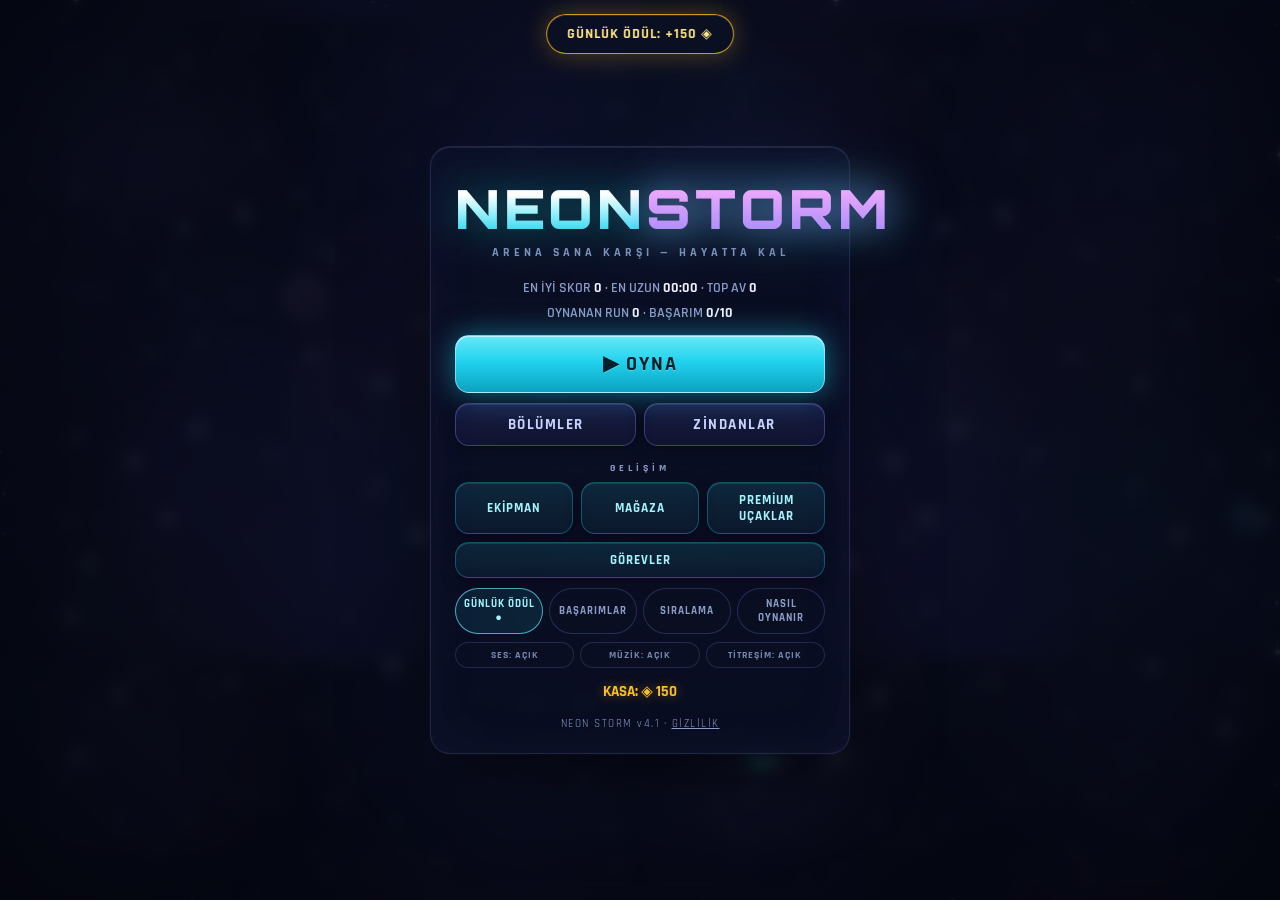
<file: index.html>
<!DOCTYPE html>
<html lang="tr">
<head>
<meta charset="UTF-8">
<meta name="viewport" content="width=device-width, initial-scale=1.0, maximum-scale=1.0, user-scalable=no, viewport-fit=cover">
<meta name="apple-mobile-web-app-capable" content="yes">
<meta name="mobile-web-app-capable" content="yes">
<meta name="theme-color" content="#05060e">
<meta name="description" content="NEON STORM — neon temalı bullet-heaven survivor oyunu. Hayatta kal, seviye atla, fırtınayı yönet.">
<title>NEON STORM — Neon Survivor Arena</title>
<link rel="icon" href="data:image/svg+xml,%3Csvg xmlns='http://www.w3.org/2000/svg' viewBox='0 0 32 32'%3E%3Cpolygon points='16,3 29,28 3,28' fill='%2322d3ee'/%3E%3C/svg%3E">
<link rel="preconnect" href="https://fonts.googleapis.com">
<link rel="preconnect" href="https://fonts.gstatic.com" crossorigin>
<link href="https://fonts.googleapis.com/css2?family=Orbitron:wght@500;700;900&family=Rajdhani:wght@500;600;700&display=swap" rel="stylesheet">
<link rel="stylesheet" href="css/style.css?v=4.1.1">
</head>
<body>
<div id="vignette"></div>
<canvas id="game"></canvas>
<div id="joystick"><div id="joy-base"></div><div id="joy-knob"></div></div>

<!-- ============ HUD ============ -->
<div id="hud" class="hidden">
  <div id="hud-top">
    <div id="hp-wrap"><div id="hp-bar"></div><span id="hp-text">100/100</span></div>
    <div id="timer">00:00</div>
    <div id="hud-right">
      <div id="kills">AV 0</div>
      <div id="coins-hud">◈ 0</div>
      <button id="btn-pause" aria-label="Duraklat">II</button>
    </div>
  </div>
  <!-- v4.0: KUŞANILMIŞ EKİPMAN ŞERİDİ — giyilen parçalar oyun içinde üstte görünür (kullanıcı emri) -->
  <div id="hud-gear"></div>
  <div id="xp-wrap"><div id="xp-bar"></div></div>
  <div id="lvl-badge">SVY 1</div>
  <div id="combo"></div>
  <div id="boss-banner" class="hidden">BOSS YAKLAŞIYOR — ÖDÜL YOLDA!</div>
  <div id="evo-chip" class="hidden">EVRİME HAZİR — EVRİM KARTI GARANTİLİ</div>
  <div id="fps" class="hidden">FPS 60</div>
</div>

<!-- ============ ANA MENÜ ============ -->
<div id="menu" class="overlay hidden"><div class="panel menu-panel">
  <div class="logo">NEON<span>STORM</span></div>
  <div class="tagline">ARENA SANA KARŞI — HAYATTA KAL</div>
  <div class="menu-stats" id="menu-stats"></div>
  <button class="btn primary big" id="btn-play">▶ OYNA</button>
  <div class="btn-row">
    <button class="btn wide" id="btn-map">BÖLÜMLER</button>
    <button class="btn wide" id="btn-dungeons">ZİNDANLAR</button>
  </div>
  <div class="menu-sec">GELİŞİM</div>
  <div class="btn-row">
    <button class="btn mid" id="btn-equip">EKİPMAN</button>
    <button class="btn mid" id="btn-shop">MAĞAZA</button>
    <button class="btn mid" id="btn-planes">PREMİUM UÇAKLAR</button>
  </div>
  <div class="btn-row">
    <button class="btn mid" id="btn-quests">GÖREVLER</button>
  </div>
  <div class="chip-row">
    <button class="chip" id="btn-daily">GÜNLÜK ÖDÜL</button>
    <button class="chip" id="btn-ach">BAŞARIMLAR</button>
    <button class="chip" id="btn-board">SIRALAMA</button>
    <button class="chip" id="btn-how">NASIL OYNANIR</button>
  </div>
  <div class="set-row">
    <button class="chip tiny" id="tg-sfx">SES: AÇIK</button>
    <button class="chip tiny" id="tg-music">MÜZİK: AÇIK</button>
    <button class="chip tiny" id="tg-hap">TİTREŞİM: AÇIK</button>
  </div>
  <div class="coins-line">KASA: ◈ <span id="menu-coins">0</span></div>
  <div class="footer">NEON STORM v4.1 · <a href="privacy.html">GİZLİLİK</a></div>
</div></div>

<!-- ============ EKİPMAN — SANDIK ÇAĞI (v4.1 TAM-EKRAN: yuva kısmı ekranı kaplar — kullanıcı emri) ============ -->
<div id="equip" class="overlay hidden"><div class="panel wide full">
  <div class="fs-head">
    <h2>EKİPMAN — 6 YUVA</h2>
    <div class="coins-line">ALTIN: ⬡ <span id="eq-gold">0</span> · ANAHTAR: 🔑 <span id="eq-keys">0</span> · SANDIK: 📦 <span id="eq-chests">0</span></div>
  </div>
  <div class="fs-body">
    <h3 class="fs-sub">SANDIKLAR</h3>
    <div id="eq-chest-box"></div>
    <h3 class="fs-sub">YUVALAR</h3>
    <div id="eq-slots"></div>
    <h3 class="fs-sub">ENVANTER</h3>
    <div id="eq-inv"></div>
    <div class="muted" id="eq-total" style="margin:8px 0; color:#a9b8d4"></div>
    <div class="muted" id="eq-set" style="display:none;margin:4px 0 8px;color:#a5b4fc"></div>
  </div>
  <div class="fs-foot">
    <button class="btn" id="btn-equip-back">GERİ</button>
  </div>
</div></div>

<!-- ============ PREMİUM UÇAKLAR ============ -->
<div id="planes" class="overlay hidden"><div class="panel wide">
  <h2>PREMİUM UÇAKLAR</h2>
  <div class="coins-line">KASA: ◈ <span id="pl-coins">0</span></div>
  <div id="pl-list"></div>
  <button class="btn" id="btn-planes-back">GERİ</button>
</div></div>

<!-- ============ BÖLÜMLER ============ -->
<div id="map" class="overlay hidden"><div class="panel wide">
  <h2>BÖLÜM HARİTASI — 12 BÖLÜM</h2>
  <div id="map-list"></div>
  <button class="btn" id="btn-map-back">GERİ</button>
</div></div>

<!-- ============ ZİNDANLAR ============ -->
<div id="dungeons" class="overlay hidden"><div class="panel wide">
  <h2>GÜNLÜK ZİNDANLAR</h2>
  <div id="dn-list"></div>
  <button class="btn" id="btn-dungeons-back">GERİ</button>
</div></div>

<!-- ============ YILDIZ YOLU SİLİNDİ (v4.0) ============ -->
<!-- ============ MAĞAZA (v4.1 TAM-EKRAN — kullanıcı emri: market de aynı şekilde) ============ -->
<div id="shop" class="overlay hidden"><div class="panel wide full">
  <div class="fs-head">
    <h2>MAĞAZA</h2>
    <div class="coins-line big">ALTIN: ⬡ <span id="shop-gold">0</span> · ANAHTAR: 🔑 <span id="shop-keys">0</span></div>
  </div>
  <div class="fs-body">
    <h3 class="shop-sub">ANAHTAR — SANDIK AÇMA ARACI (⬡ ALTINLA)</h3>
    <div id="shop-keys-box"></div>
    <h3 class="shop-sub">PAKETLER (GERÇEK PARA · SİMÜLASYON)</h3>
    <div id="shop-bundles"></div>
    <div class="shop-info-card">
      <b>SANDIK EKONOMİSİ</b><br>
      Sandıklar bölümlerin İLK temizlik ödülüdür — her sandıkta 1 ekipman çıkar.<br>
      🔑 Anahtarın 3 yolu: ANAHTAR ZİNDANI (günlük 2 giriş) · bu mağazadan ⬡ altınla · reklam (BEDAVA 3/gün).<br>
      Giyilen ekipmanlar oyun içinde ekranın üstünde görünür.
    </div>
    <div class="shop-info-card" id="shop-rarity-card"></div>
  </div>
  <div class="fs-foot">
    <button class="btn" id="btn-shop-back">GERİ</button>
  </div>
</div></div>

<!-- ============ BAŞARIMLAR ============ -->
<div id="ach" class="overlay hidden"><div class="panel wide">
  <h2>BAŞARIMLAR</h2>
  <div id="ach-list"></div>
  <button class="btn" id="btn-ach-back">GERİ</button>
</div></div>

<!-- ============ NASIL OYNANIR ============ -->
<div id="how" class="overlay hidden"><div class="panel wide">
  <h2>NASIL OYNANIR?</h2>
  <div class="how-body">
    <p><b>Hareket:</b> WASD / ok tuşları — mobilde ekrana basıp sürükle (sanal joystick).</p>
    <p><b>Ateş:</b> Silahlar en yakın düşmana <b>otomatik</b> ateş eder. Sen sadece hayatta kal.</p>
    <p><b>Seviye:</b> Düşmanlar neon kristal düşürür. Topla, seviye atla, 3 karttan bir yükseltme seç.</p>
    <p><b>Evrim:</b> Bir silahı 5. seviyeye getir + eşleşen pasifi al → efsanevi evrim kartı çıkar.</p>
    <p><b>Boss:</b> Her 90 saniyede dev düşman gelir. Altından kalkabilirsen büyük ödül.</p>
    <p><b>Meta:</b> Ekipman yalnız SANDIKTAN çıkar — sandık bölüm ilk temizlik ödülüdür. Anahtar: zindan veya mağaza (⬡400). Güç tek yoldur: topla, kuşan, derinleş.</p>
    <p><b>Kısayol:</b> P veya ESC = duraklat.</p>
  </div>
  <button class="btn" id="btn-how-back">GERİ</button>
</div></div>

<!-- ============ GÖREVLER ============ -->
<div id="quests" class="overlay hidden"><div class="panel wide">
  <h2>GÖREVLER</h2>
  <div class="coins-line big">KASA: ◈ <span id="quest-coins">0</span></div>
  <div id="quest-list"></div>
  <button class="btn" id="btn-quests-back">GERİ</button>
</div></div>

<!-- ============ GÜNLÜK ÖDÜL ============ -->
<div id="daily" class="overlay hidden"><div class="panel">
  <h2>GÜNLÜK GİRİŞ ÖDÜLÜ</h2>
  <div class="coins-line" id="daily-streak"></div>
  <div id="daily-grid"></div>
  <button class="btn primary" id="btn-daily-claim">ÖDÜLÜ AL</button>
  <button class="btn" id="btn-daily-back">GERİ</button>
</div></div>

<!-- ============ SIRALAMA ============ -->
<div id="board" class="overlay hidden"><div class="panel wide">
  <h2>SIRALAMA — EN İYİ 10</h2>
  <div id="board-list"></div>
  <button class="btn" id="btn-board-back">GERİ</button>
</div></div>

<!-- ============ SEVİYE KARTI ============ -->
<div id="levelup" class="overlay hidden"><div class="panel lu-panel">
  <h2>SEVİYE ATLADIN</h2>
  <p class="lu-sub">Bir yükseltme seç</p>
  <div id="lu-cards"></div>
  <button class="btn small" id="btn-reroll">YENİDEN ÇEK (1)</button>
</div></div>

<!-- ============ DURAKLAT ============ -->
<div id="pause" class="overlay hidden"><div class="panel">
  <h2>DURAKLATILDI</h2>
  <div id="pause-stats" class="pause-stats"></div>
  <button class="btn primary" id="btn-resume">DEVAM ET</button>
  <div class="btn-row">
    <button class="btn small" id="tg-sfx2">SES: AÇIK</button>
    <button class="btn small" id="tg-music2">MÜZİK: AÇIK</button>
    <button class="btn small" id="tg-hap2">TİTREŞİM: AÇIK</button>
  </div>
  <button class="btn danger" id="btn-quit">ANA MENÜ (İLERLEME KAYBOLUR)</button>
</div></div>

<!-- ============ OYUN SONU ============ -->
<div id="gameover" class="overlay hidden"><div class="panel">
  <h2 id="go-title">SİSTEM ÇÖKTÜ</h2>
  <div id="go-newbest" class="newbest hidden">YENİ REKOR</div>
  <div id="go-nearmiss" class="go-nearmiss hidden"></div>
  <div id="go-stats" class="go-stats"></div>
  <div id="go-timeline" class="go-timeline hidden"></div>
  <div id="go-bestprog" class="go-bestprog hidden"></div>
  <button class="btn primary" id="btn-retry">TEKRAR OYNA</button>
  <button class="btn" id="btn-x2">COINLERİ x2 (REKLAM · SİMÜLASYON)</button>
  <button class="btn" id="btn-revive">DIRIL VE DEVAM ET (REKLAM · SİMÜLASYON)</button>
  <button class="btn small" id="btn-adcrate" style="display:none">BEDAVA ANAHTAR İZLE — SANDIK AÇ (3/3)</button>
  <button class="btn small" id="btn-go-menu">ANA MENÜ</button>
</div></div>

<!-- ============ REKLAM ÖDÜLÜ SEÇİMİ (v2.7) ============ -->
<div id="reward-choice" class="overlay hidden"><div class="panel">
  <h2>REKLAM ÖDÜLÜ — BİRİNİ SEÇ</h2>
  <div class="reward-cards">
    <button class="btn reward-card" data-x2="coin"><b>◈ COIN x2</b><span id="rc-coin-note">Koşudaki tüm coinler 2 katı</span></button>
    <button class="btn reward-card" data-x2="gold"><b id="rc-gold-note">⬡ ALTIN</b><span>Anahtar hattında değerli</span></button>
    <button class="btn reward-card" data-x2="key"><b id="rc-key-note">🔑 ANAHTAR</b><span>Sandığı açar — ekipman tek yol</span></button>
  </div>
  <button class="btn" id="btn-x2-cancel" style="margin-top:12px">VAZGEÇ</button>
</div></div>

<!-- ============ SAHTE SATIN ALMA (v2.7 · gerçek SDK bağlantı noktası buyBundle) ============ -->
<div id="pay-overlay" class="overlay hidden"><div class="panel ad-panel">
  <h2>SATIN ALMA (SİMÜLASYON)</h2>
  <div class="ad-box">GEREKÇE: App Store IAP · gerçek SDK bağlantı noktası hazır</div>
  <div id="pay-count">3</div>
</div></div>

<!-- ============ SAHTE REKLAM ============ -->
<div id="ad-overlay" class="overlay hidden"><div class="panel ad-panel">
  <h2>REKLAM (SİMÜLASYON)</h2>
  <div class="ad-box">GEREKÇE: rewarded video · 3 saniye</div>
  <div id="ad-count">3</div>
</div></div>

<!-- ============ EĞİTİM ============ -->
<div id="tutorial" class="overlay hidden"><div class="panel">
  <h2>HAREKETE GEÇ</h2>
  <div class="how-body">
    <p>WASD / ok tuşları ile hareket et — mobilde bas ve sürükle.</p>
    <p>Silahlar otomatik ateşler. Neon kristalleri topla ve seviye atla.</p>
    <p>Her seviyede 3 karttan birini seç. 90 saniyede bir boss gelir.</p>
    <p>Bölümü ilk kez temizleyince SANDIK düşer — anahtarla aç, ekipmanı kuşan.</p>
    <p>Amaç basit: <b>HAYATTA KAL.</b></p>
  </div>
  <button class="btn primary" id="btn-tut-ok">ANLADIM</button>
</div></div>

<div id="toasts"></div>
<div id="err" class="hidden"></div>

<script src="js/audio.js?v=4.1.1"></script>
<script src="js/core.js?v=4.1.1"></script>
<script src="js/quests.js?v=4.1.1"></script>
<script src="js/experiments.js?v=4.1.1"></script>
<script src="js/analytics.js?v=4.1.1"></script>
<script src="js/board.js?v=4.1.1"></script>
<script src="js/meta_data.js?v=4.1.1"></script>
<script src="js/meta.js?v=4.1.1"></script>
<script src="js/engine.js?v=4.1.1"></script>
<script src="js/art.js?v=4.1.1"></script>
<script src="js/backdrop.js?v=4.1.1"></script>
<script src="js/game.js?v=4.1.1"></script>
<script src="js/ui.js?v=4.1.1"></script>
</body>
</html>
</file>
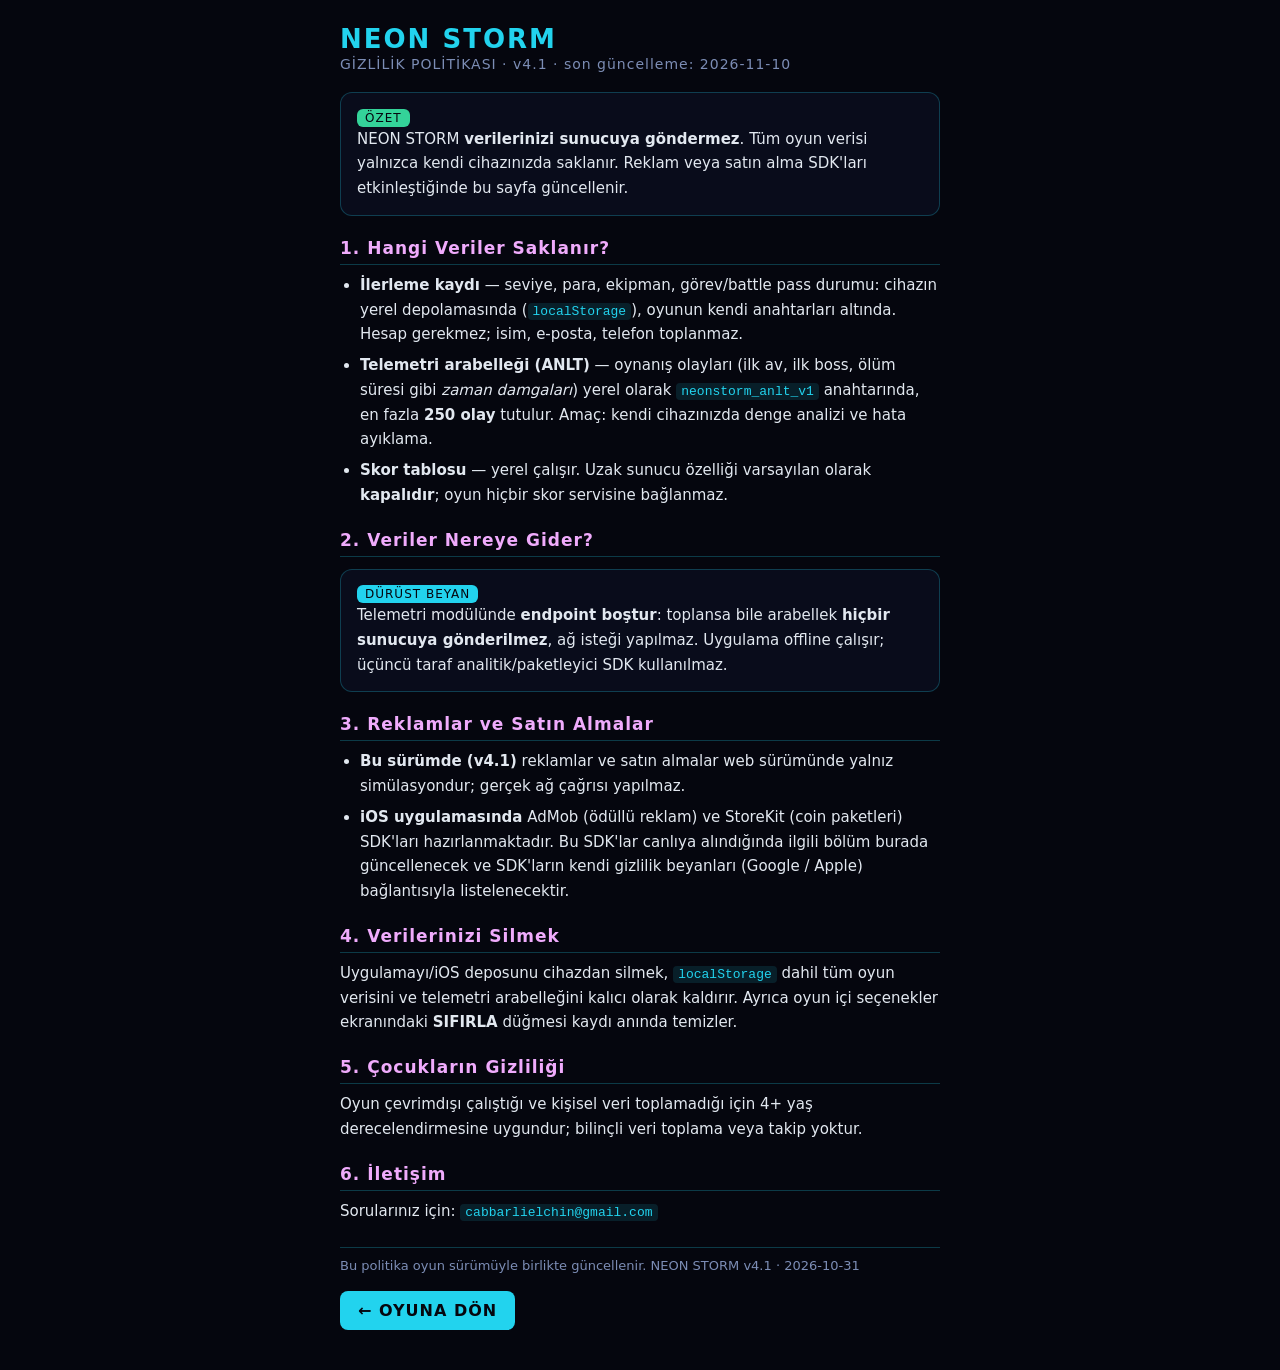
<file: privacy.html>
<!DOCTYPE html>
<html lang="tr">
<head>
<meta charset="UTF-8">
<meta name="viewport" content="width=device-width, initial-scale=1.0, viewport-fit=cover">
<title>NEON STORM — Gizlilik Politikası</title>
<style>
:root{
  --bg:#05060e; --bg2:#0a0d1d;
  --cyan:#22d3ee; --mag:#f0abfc; --gold:#fbbf24; --green:#34d399;
  --ink:#e2e8f0; --dim:#7c8db5;
  --panel:rgba(10,14,29,.92);
  --line:rgba(34,211,238,.25);
}
*{margin:0;padding:0;box-sizing:border-box}
html,body{min-height:100%;background:var(--bg);
  font-family:'Rajdhani','Segoe UI',system-ui,sans-serif;color:var(--ink);
  -webkit-text-size-adjust:100%}
.wrap{max-width:640px;margin:0 auto;padding:24px 20px calc(40px + env(safe-area-inset-bottom))}
h1{color:var(--cyan);font-size:26px;letter-spacing:2px;margin-bottom:2px}
.sub{color:var(--dim);font-size:14px;letter-spacing:1px;margin-bottom:20px}
h2{color:var(--mag);font-size:17px;letter-spacing:1px;margin:22px 0 8px;
  border-bottom:1px solid var(--line);padding-bottom:6px}
p,li{font-size:15px;line-height:1.65;color:var(--ink)}
ul{padding-left:20px;margin:6px 0}
li{margin-bottom:6px}
.card{background:var(--panel);border:1px solid var(--line);border-radius:12px;
  padding:14px 16px;margin:12px 0}
.tag{display:inline-block;font-size:12px;letter-spacing:1px;color:var(--bg);
  background:var(--green);border-radius:6px;padding:2px 8px;margin-right:6px;vertical-align:middle}
.tag.cyan{background:var(--cyan)}
.tag.gold{background:var(--gold)}
code{background:rgba(34,211,238,.12);color:var(--cyan);border-radius:4px;
  padding:1px 5px;font-size:13px}
a{color:var(--cyan)}
.upd{color:var(--dim);font-size:13px;margin-top:24px;border-top:1px solid var(--line);padding-top:10px}
.home{display:inline-block;margin-top:18px;color:var(--bg);background:var(--cyan);
  text-decoration:none;font-weight:700;letter-spacing:1px;border-radius:8px;padding:10px 18px}
</style>
</head>
<body>
<div class="wrap">
  <h1>NEON STORM</h1>
  <div class="sub">GİZLİLİK POLİTİKASI · v4.1 · son güncelleme: 2026-11-10</div>

  <div class="card"><span class="tag">ÖZET</span>
    <p>NEON STORM <b>verilerinizi sunucuya göndermez</b>. Tüm oyun verisi yalnızca kendi
    cihazınızda saklanır. Reklam veya satın alma SDK'ları etkinleştiğinde bu sayfa güncellenir.</p>
  </div>

  <h2>1. Hangi Veriler Saklanır?</h2>
  <ul>
    <li><b>İlerleme kaydı</b> — seviye, para, ekipman, görev/battle pass durumu:
      cihazın yerel depolamasında (<code>localStorage</code>), oyunun kendi anahtarları altında.
      Hesap gerekmez; isim, e-posta, telefon toplanmaz.</li>
    <li><b>Telemetri arabelleği (ANLT)</b> — oynanış olayları (ilk av, ilk boss, ölüm süresi gibi
      <i>zaman damgaları</i>) yerel olarak <code>neonstorm_anlt_v1</code> anahtarında, en fazla
      <b>250 olay</b> tutulur. Amaç: kendi cihazınızda denge analizi ve hata ayıklama.</li>
    <li><b>Skor tablosu</b> — yerel çalışır. Uzak sunucu özelliği varsayılan olarak
      <b>kapalıdır</b>; oyun hiçbir skor servisine bağlanmaz.</li>
  </ul>

  <h2>2. Veriler Nereye Gider?</h2>
  <div class="card"><span class="tag cyan">DÜRÜST BEYAN</span>
    <p>Telemetri modülünde <b>endpoint boştur</b>: toplansa bile arabellek
    <b>hiçbir sunucuya gönderilmez</b>, ağ isteği yapılmaz. Uygulama offline çalışır;
    üçüncü taraf analitik/paketleyici SDK kullanılmaz.</p>
  </div>

  <h2>3. Reklamlar ve Satın Almalar</h2>
  <ul>
    <li><b>Bu sürümde (v4.1)</b> reklamlar ve satın almalar web sürümünde yalnız simülasyondur;
    gerçek ağ çağrısı yapılmaz.</li>
    <li><b>iOS uygulamasında</b> AdMob (ödüllü reklam) ve StoreKit (coin paketleri) SDK'ları
    hazırlanmaktadır. Bu SDK'lar canlıya alındığında ilgili bölüm burada güncellenecek ve
    SDK'ların kendi gizlilik beyanları (Google / Apple) bağlantısıyla listelenecektir.</li>
  </ul>

  <h2>4. Verilerinizi Silmek</h2>
  <p>Uygulamayı/iOS deposunu cihazdan silmek, <code>localStorage</code> dahil tüm oyun verisini
  ve telemetri arabelleğini kalıcı olarak kaldırır. Ayrıca oyun içi seçenekler ekranındaki
  <b>SIFIRLA</b> düğmesi kaydı anında temizler.</p>

  <h2>5. Çocukların Gizliliği</h2>
  <p>Oyun çevrimdışı çalıştığı ve kişisel veri toplamadığı için 4+ yaş derecelendirmesine
  uygundur; bilinçli veri toplama veya takip yoktur.</p>

  <h2>6. İletişim</h2>
  <p>Sorularınız için: <code>cabbarlielchin@gmail.com</code></p>

  <div class="upd">Bu politika oyun sürümüyle birlikte güncellenir. NEON STORM v4.1 · 2026-10-31</div>
  <a class="home" href="index.html">&larr; OYUNA DÖN</a>
</div>
</body>
</html>
</file>
<file: css/style.css>
/* ============ NEON STORM v3.0 — GÖRSEL DEVRİM — glass/premium UI ============ */
:root{
  --bg:#05060e; --bg2:#0a0d1d;
  --cyan:#22d3ee; --cyan-d:#0e7490;
  --mag:#f0abfc; --pink:#fb7185;
  --gold:#fbbf24; --green:#34d399; --purple:#a78bfa;
  --ink:#eef2ff; --dim:#8b9cc7;
  --glass:rgba(13,17,36,.72);
  --glass-2:rgba(17,22,46,.55);
  --stroke:rgba(148,163,255,.16);
  --stroke-2:rgba(148,163,255,.28);
  --line:rgba(34,211,238,.28);
  --panel:var(--glass);
  --r-lg:20px; --r-md:14px; --r-sm:10px;
}
*{margin:0;padding:0;box-sizing:border-box;-webkit-tap-highlight-color:transparent}
html,body{height:100%;overflow:hidden;background:var(--bg);
  font-family:'Rajdhani','Segoe UI',system-ui,sans-serif;color:var(--ink);
  touch-action:none;user-select:none;-webkit-user-select:none;
  -webkit-font-smoothing:antialiased;text-rendering:optimizeLegibility}
canvas#game{position:fixed;inset:0;display:block;z-index:1}
#vignette{position:fixed;inset:0;z-index:2;pointer-events:none;
  background:radial-gradient(ellipse at center, transparent 52%, rgba(2,3,12,.52) 100%)}
.hidden{display:none !important}

/* ============ joystick ============ */
#joystick{position:fixed;width:140px;height:140px;z-index:10;display:none;pointer-events:none}
#joystick.on{display:block}
#joy-base{position:absolute;inset:0;border:1.5px solid rgba(103,232,249,.3);border-radius:50%;
  background:radial-gradient(circle at 50% 40%, rgba(34,211,238,.08), rgba(13,17,36,.28));
  backdrop-filter:blur(6px);-webkit-backdrop-filter:blur(6px);
  box-shadow:inset 0 0 24px rgba(34,211,238,.1), 0 8px 28px rgba(0,0,0,.35)}
#joy-knob{position:absolute;left:50%;top:50%;width:54px;height:54px;margin:-27px 0 0 -27px;
  border-radius:50%;
  background:radial-gradient(circle at 38% 32%, rgba(165,243,252,.95), rgba(34,211,238,.55) 55%, rgba(14,116,144,.65));
  border:1.5px solid rgba(224,250,255,.65);
  box-shadow:0 0 22px rgba(34,211,238,.55), inset 0 2px 6px rgba(255,255,255,.35)}

/* ============ HUD ============ */
#hud{position:fixed;inset:0;z-index:5;pointer-events:none;
  padding:max(10px, env(safe-area-inset-top)) 14px 10px 14px}
#hud-top{display:flex;align-items:center;justify-content:space-between;gap:10px}
#hp-wrap{position:relative;width:min(38vw,220px);height:22px;border:1px solid var(--stroke-2);
  border-radius:999px;background:rgba(4,7,20,.66);overflow:hidden;
  backdrop-filter:blur(8px);-webkit-backdrop-filter:blur(8px);
  box-shadow:inset 0 1px 3px rgba(0,0,0,.5), 0 4px 14px rgba(0,0,0,.3)}
#hp-bar{height:100%;width:100%;border-radius:999px;
  background:linear-gradient(180deg,#6ee7b7 0%,#34d399 38%,#22d3ee 100%);
  box-shadow:inset 0 1px 0 rgba(255,255,255,.45), 0 0 14px rgba(52,211,153,.45);
  transition:width .12s ease-out}
#hp-text{position:absolute;inset:0;display:flex;align-items:center;justify-content:center;
  font-weight:700;font-size:13px;letter-spacing:.5px;
  /* v3.6: 8-yönlü kontur — dolgu-sınırı metnin içinden geçer (44/100 @%44, wrap 148×22):
     beyaz glif vs açık-uç #6ee7b7 WCAG 1.52:1; siyah kontur vs aynı dolgu 13.78:1 */
  text-shadow:0 1px 3px rgba(0,0,0,.9), 0 -1px 2px rgba(0,0,0,.8), 1px 0 2px rgba(0,0,0,.8), -1px 0 2px rgba(0,0,0,.8),
    1px 1px 2px rgba(0,0,0,.7), -1px 1px 2px rgba(0,0,0,.7), 1px -1px 2px rgba(0,0,0,.7), -1px -1px 2px rgba(0,0,0,.7)}
#timer{font-family:'Orbitron',monospace;font-weight:900;font-size:clamp(18px,4.6vw,26px);
  color:#fff;letter-spacing:2px;text-shadow:0 0 18px rgba(34,211,238,.75), 0 2px 8px rgba(0,0,0,.8)}
#hud-right{display:flex;align-items:center;gap:10px;pointer-events:auto}
#kills,#coins-hud{font-weight:700;font-size:15px;color:var(--gold);
  text-shadow:0 0 12px rgba(251,191,36,.55), 0 1px 3px rgba(0,0,0,.8)}
#kills{color:var(--pink);text-shadow:0 0 12px rgba(251,113,133,.55), 0 1px 3px rgba(0,0,0,.8)}
#btn-pause{pointer-events:auto;width:44px;height:44px;border:1px solid var(--stroke-2);border-radius:12px;
  background:var(--glass-2);backdrop-filter:blur(8px);-webkit-backdrop-filter:blur(8px);
  color:var(--cyan);font-weight:900;font-size:13px;cursor:pointer;
  box-shadow:0 4px 14px rgba(0,0,0,.3), inset 0 1px 0 rgba(255,255,255,.08);
  transition:transform .1s, box-shadow .2s}
#btn-pause:hover{box-shadow:0 0 18px rgba(34,211,238,.35), inset 0 1px 0 rgba(255,255,255,.08)}
#btn-pause:active{transform:scale(.94)}
#xp-wrap{margin-top:8px;height:8px;border:1px solid var(--stroke-2);border-radius:999px;
  background:rgba(4,7,20,.66);overflow:hidden}
#xp-bar{height:100%;width:0%;border-radius:999px;
  background:linear-gradient(90deg,var(--cyan),#818cf8 70%,var(--purple));
  box-shadow:0 0 12px rgba(34,211,238,.5);transition:width .15s ease-out}
#lvl-badge{margin-top:6px;display:inline-block;font-family:'Orbitron';font-weight:700;font-size:13px;
  color:#a5f3fc;border:1px solid rgba(103,232,249,.4);border-radius:999px;padding:3px 12px;
  background:var(--glass-2);backdrop-filter:blur(8px);-webkit-backdrop-filter:blur(8px);
  letter-spacing:1px;text-shadow:0 0 10px rgba(34,211,238,.6)}
#combo{position:absolute;left:50%;top:18%;transform:translateX(-50%);
  font-family:'Orbitron';font-weight:900;font-size:clamp(16px,4vw,24px);color:var(--gold);
  text-shadow:0 0 18px rgba(251,191,36,.85), 0 2px 6px rgba(0,0,0,.7);opacity:0;transition:opacity .2s}
#combo.show{opacity:1;animation:pop .3s cubic-bezier(.2,1.6,.4,1)}
@keyframes pop{0%{transform:translateX(-50%) scale(1.5)}100%{transform:translateX(-50%) scale(1)}}
#boss-banner{position:absolute;left:50%;top:30%;transform:translateX(-50%);
  font-family:'Orbitron';font-weight:900;font-size:clamp(14px,4vw,24px);letter-spacing:2px;
  color:#fff7e0;background:linear-gradient(180deg, rgba(251,191,36,.24), rgba(180,83,9,.24));
  border:1px solid rgba(253,224,71,.85);border-radius:14px;
  padding:10px 22px;backdrop-filter:blur(8px);-webkit-backdrop-filter:blur(8px);
  text-shadow:0 0 14px rgba(251,191,36,.95);
  box-shadow:0 0 32px rgba(251,191,36,.3), inset 0 1px 0 rgba(255,255,255,.18);
  animation:bossPulse .9s ease-in-out infinite alternate}
@keyframes bossPulse{from{opacity:.82;transform:translateX(-50%) scale(.985)}to{opacity:1;transform:translateX(-50%) scale(1)}}
/* v2.23: EVRİME HAZİR kalıcı rozeti — evo-ready iken sonraki SVY kartında EVRİM garantili */
#evo-chip{position:absolute;left:50%;top:39%;transform:translateX(-50%);
  font-family:'Orbitron';font-weight:700;font-size:clamp(11px,3vw,16px);letter-spacing:1.5px;
  color:#e9d5ff;background:linear-gradient(180deg, rgba(124,58,237,.3), rgba(76,29,149,.3));
  border:1px solid rgba(167,139,250,.9);border-radius:12px;
  padding:7px 16px;backdrop-filter:blur(8px);-webkit-backdrop-filter:blur(8px);
  text-shadow:0 0 12px rgba(167,139,250,.95);
  box-shadow:0 0 26px rgba(124,58,237,.35), inset 0 1px 0 rgba(255,255,255,.15);
  animation:bossPulse .9s ease-in-out infinite alternate;pointer-events:none}
#fps{position:absolute;right:14px;bottom:10px;font-size:12px;color:var(--dim)}
@keyframes blink{from{opacity:.55}to{opacity:1}}

/* ============ overlay & panel ============ */
/* .panel{margin:auto} tekniği: kısa panelde ortalar, uzun panelde baştan
   başlatıp TAM kaydırmaya izin verir (v2.4 dersi — korunur). */
.overlay{position:fixed;inset:0;z-index:20;display:flex;
  background:radial-gradient(ellipse at 50% 30%, rgba(8,11,30,.6), rgba(3,5,12,.78));
  backdrop-filter:blur(8px);-webkit-backdrop-filter:blur(8px);
  padding:max(14px, env(safe-area-inset-top)) max(14px, env(safe-area-inset-right)) max(14px, env(safe-area-inset-bottom)) max(14px, env(safe-area-inset-left));
  overflow-y:auto;touch-action:pan-y;-webkit-overflow-scrolling:touch}
.panel{background:var(--glass);border:1px solid var(--stroke);border-radius:var(--r-lg);
  padding:26px 24px;max-width:420px;width:100%;text-align:center;margin:auto;
  backdrop-filter:blur(20px) saturate(150%);-webkit-backdrop-filter:blur(20px) saturate(150%);
  box-shadow:0 32px 80px -24px rgba(0,0,0,.7), 0 0 0 1px rgba(255,255,255,.02),
    inset 0 1px 0 rgba(255,255,255,.09), inset 0 0 60px rgba(99,102,241,.05);
  animation:rise .32s cubic-bezier(.2,.9,.3,1.2)}
.panel.wide{max-width:520px}
button{touch-action:manipulation}

/* ==================== v4.1 TAM-EKRAN META PANELLERİ (kullanıcı emri: "ekipman da yuva kısmı ekranı kaplasın... Market de aynı şekilde") ==================== */
/* Öncesi kanıt: 1280×800'de MAĞAZA kartı 520×464 (%41×%58), 390×844'te YUVALAR bölümü
   312×135px'e ezilmişti (16vh tavanı). Artık iki ekran da kenardan kenana:
   yapışkan başlık (para) + kayan gövde (içerik) + yapışkan altlık (GERİ). */
#equip.overlay,#shop.overlay{padding:0}
.panel.full{max-width:none;width:100%;height:100%;min-height:0;margin:0;border-radius:0;
  display:flex;flex-direction:column;overflow:hidden;padding:0;text-align:center;
  animation:fsIn .26s ease-out}
@keyframes fsIn{from{opacity:0}to{opacity:1}}
.fs-head{flex:0 0 auto;padding:max(16px,env(safe-area-inset-top)) 20px 10px;
  border-bottom:1px solid var(--stroke);background:rgba(8,11,30,.55);
  backdrop-filter:blur(10px);-webkit-backdrop-filter:blur(10px)}
.fs-head h2{margin-bottom:6px}
.fs-head .coins-line{margin-top:0}
.fs-body{flex:1 1 auto;min-height:0;overflow-y:auto;overscroll-behavior:contain;
  padding:6px 20px 18px;-webkit-overflow-scrolling:touch;touch-action:pan-y}
.fs-foot{flex:0 0 auto;padding:10px 20px max(16px,env(safe-area-inset-bottom));
  border-top:1px solid var(--stroke);background:rgba(8,11,30,.55);
  backdrop-filter:blur(10px);-webkit-backdrop-filter:blur(10px)}
.fs-foot .btn{margin-top:0}
.fs-sub{margin:16px 0 8px;font-size:13px;letter-spacing:2px;color:#c7d2fe;text-transform:uppercase}
/* geniş ekranda okunabilirlik: içerik sütunu ortalanır, çerçeve yine ekranı kaplar */
.fs-body #eq-chest-box,.fs-body #eq-slots,.fs-body #eq-inv,.fs-body #shop-keys-box,.fs-body #shop-bundles{
  max-width:860px;margin-left:auto;margin-right:auto}
.overlay::-webkit-scrollbar{width:5px}
.overlay::-webkit-scrollbar-track{background:transparent}
.overlay::-webkit-scrollbar-thumb{background:rgba(103,232,249,.32);border-radius:3px}
@keyframes rise{from{transform:translateY(20px) scale(.97);opacity:0}to{transform:none;opacity:1}}
.panel h2{font-family:'Orbitron';font-weight:900;letter-spacing:2.5px;font-size:20px;
  color:#fff;text-shadow:0 0 20px rgba(34,211,238,.7);margin-bottom:14px}
.lu-sub{color:var(--dim);font-weight:600;margin:-8px 0 14px}

/* ============ menü ============ */
.menu-panel{padding:34px 24px 22px}
.logo{font-family:'Orbitron';font-weight:900;font-size:clamp(34px,9vw,54px);letter-spacing:4px;
  line-height:1;
  background:linear-gradient(180deg,#ffffff 25%,#a5f3fc 55%,#22d3ee 100%);
  -webkit-background-clip:text;background-clip:text;-webkit-text-fill-color:transparent;
  filter:drop-shadow(0 0 22px rgba(34,211,238,.55)) drop-shadow(0 4px 18px rgba(0,0,0,.6))}
.logo span{background:linear-gradient(180deg,#f0abfc 20%,#a78bfa 90%);
  -webkit-background-clip:text;background-clip:text;-webkit-text-fill-color:transparent;
  filter:drop-shadow(0 0 20px rgba(167,139,250,.6))}
.tagline{margin-top:10px;font-weight:700;font-size:12px;letter-spacing:4px;color:var(--dim)}
.menu-stats{margin:16px 0 6px;font-size:14px;font-weight:600;color:var(--dim);line-height:1.75}
.menu-stats b{color:var(--ink)}
.coins-line{margin-top:14px;font-weight:700;color:var(--gold);font-size:15px;
  text-shadow:0 0 12px rgba(251,191,36,.4)}
.coins-line.big{font-size:18px;margin-bottom:10px}
.footer{margin-top:16px;font-size:11px;color:#8b9cc7;letter-spacing:1.5px}
.footer a{color:#8b9cc7;transition:color .2s}
.footer a:hover{color:var(--cyan)}

/* ============ butonlar ============ */
.btn{display:block;width:100%;margin-top:10px;padding:12px 16px;border-radius:var(--r-md);cursor:pointer;
  font-family:'Rajdhani';font-weight:700;font-size:16px;letter-spacing:2px;color:#a5f3fc;
  background:linear-gradient(180deg, rgba(34,211,238,.13), rgba(34,211,238,.05));
  border:1px solid rgba(34,211,238,.32);
  backdrop-filter:blur(6px);-webkit-backdrop-filter:blur(6px);
  box-shadow:inset 0 1px 0 rgba(255,255,255,.1), 0 4px 16px rgba(0,0,0,.28);
  transition:transform .1s, box-shadow .25s, background .25s, border-color .25s}
.btn:hover{background:linear-gradient(180deg, rgba(34,211,238,.22), rgba(34,211,238,.1));
  border-color:rgba(103,232,249,.6);
  box-shadow:0 0 24px rgba(34,211,238,.3), inset 0 1px 0 rgba(255,255,255,.14)}
.btn:active{transform:scale(.965)}
.btn.primary{color:#03212b;border:1px solid rgba(224,250,255,.5);
  background:linear-gradient(180deg,#67e8f9 0%,#22d3ee 45%,#0aa2c0 100%);
  box-shadow:0 0 28px rgba(34,211,238,.5), inset 0 1px 0 rgba(255,255,255,.55);
  font-weight:900;text-shadow:0 1px 0 rgba(255,255,255,.25)}
.btn.primary:hover{box-shadow:0 0 44px rgba(34,211,238,.75), inset 0 1px 0 rgba(255,255,255,.55)}
.btn.big{font-size:20px;padding:15px}
.btn.small{font-size:13px;padding:9px}
.btn.danger{color:#fda4af;border-color:rgba(251,113,133,.45);
  background:linear-gradient(180deg, rgba(251,113,133,.13), rgba(251,113,133,.05))}
.btn.danger:hover{background:linear-gradient(180deg, rgba(251,113,133,.24), rgba(251,113,133,.1));
  box-shadow:0 0 22px rgba(251,113,133,.32)}
.btn:disabled{opacity:.35;cursor:not-allowed;box-shadow:none}
.btn-row{display:flex;gap:8px}
.btn-row .btn{margin-top:10px}
/* --- menü hiyerarşisi (v2.2: net 3 katman) --- */
.btn.wide{font-size:15px;padding:11px 10px;letter-spacing:1.5px;
  background:linear-gradient(180deg, rgba(99,102,241,.16), rgba(99,102,241,.06));
  border-color:rgba(129,140,248,.35);color:#c7d2fe}
.btn.wide:hover{background:linear-gradient(180deg, rgba(99,102,241,.26), rgba(99,102,241,.12));
  border-color:rgba(165,180,252,.65);box-shadow:0 0 24px rgba(99,102,241,.32)}
.btn.mid{font-size:13px;padding:9px 6px;letter-spacing:1px;margin-top:8px}
.chip-row{display:flex;gap:6px;margin-top:10px}
.chip{flex:1;padding:8px 4px;font-size:11px;letter-spacing:1px;border-radius:999px;
  background:rgba(13,17,36,.4);border:1px solid rgba(148,163,255,.22);color:var(--dim);cursor:pointer;
  font-family:'Rajdhani';font-weight:700;
  transition:color .2s,border-color .2s,box-shadow .2s,background .2s}
.chip:hover{color:#a5f3fc;border-color:rgba(103,232,249,.55);
  background:rgba(34,211,238,.08);box-shadow:0 0 14px rgba(34,211,238,.18)}
.chip:active{transform:scale(.96)}
.set-row{display:flex;gap:6px;margin-top:8px}
.chip.tiny{font-size:10px;padding:6px 4px;border-style:solid;opacity:.85}
/* günlük ödül çipi nabız efekti (v2.6) */
.chip.pulse{color:#a5f3fc;border-color:rgba(103,232,249,.7);
  background:rgba(34,211,238,.1);animation:pulseGlow 1.2s ease-in-out infinite}
@keyframes pulseGlow{0%,100%{box-shadow:0 0 0 rgba(34,211,238,0)}50%{box-shadow:0 0 14px rgba(34,211,238,.6)}}
/* ÇAĞRI paneli sekmeleri (v2.6) */
.btn.tab{flex:1;opacity:.55;border-style:dashed}
.btn.tab.active{opacity:1;border-style:solid;border-color:rgba(103,232,249,.6);color:#a5f3fc;
  background:linear-gradient(180deg, rgba(34,211,238,.16), rgba(34,211,238,.06))}
/* günlük ödül tablosu (v2.6) */
.daily-grid{display:grid;grid-template-columns:repeat(4,1fr);gap:6px;margin:10px 0}
.daily-cell{border:1px solid var(--stroke);border-radius:var(--r-sm);padding:7px 3px;text-align:center;
  background:rgba(13,17,36,.5);transition:border-color .2s, box-shadow .2s}
.daily-cell .dc-day{font-size:9px;letter-spacing:1px;color:var(--dim)}
.daily-cell .dc-rw{font-size:9.5px;margin-top:3px;color:var(--ink);line-height:1.25}
.daily-cell.today{border-color:rgba(103,232,249,.8);color:#a5f3fc;
  box-shadow:0 0 16px rgba(34,211,238,.35), inset 0 0 12px rgba(34,211,238,.08)}
.daily-cell.today .dc-rw{color:#a5f3fc;font-weight:700}
.daily-cell.done{opacity:.4}
.menu-sec{margin-top:16px;font-size:10px;letter-spacing:4px;color:#8b9cc7;font-weight:700;text-align:center}

/* ============ mağaza & başarım listeleri ============ */
#shop-list,#ach-list{max-height:min(40vh,340px);overflow-y:auto;margin:6px 0 10px;
  text-align:left;padding-right:4px}
.shop-item{display:flex;align-items:center;gap:12px;border:1px solid var(--stroke);border-radius:var(--r-md);
  padding:11px 13px;margin-bottom:8px;background:rgba(13,17,36,.5);
  backdrop-filter:blur(6px);-webkit-backdrop-filter:blur(6px);
  box-shadow:inset 0 1px 0 rgba(255,255,255,.05);
  transition:border-color .2s, box-shadow .2s}
.shop-item:hover{border-color:var(--stroke-2);box-shadow:0 0 18px rgba(99,102,241,.14), inset 0 1px 0 rgba(255,255,255,.07)}
.shop-info{flex:1;text-align:left}
.shop-name{font-weight:700;letter-spacing:1px;font-size:15px}
.shop-desc{font-size:13px;color:var(--dim)}
.pips{margin-top:4px;display:flex;gap:4px}
.pip{width:16px;height:6px;border-radius:3px;background:rgba(124,141,181,.25);
  transition:background .3s, box-shadow .3s}
.pip.full{background:linear-gradient(90deg,#22d3ee,#67e8f9);box-shadow:0 0 8px rgba(34,211,238,.6)}
.shop-buy{width:96px;padding:9px 6px;font-size:13px;margin:0;border-radius:var(--r-sm)}
.ach-item{display:flex;align-items:center;gap:12px;border:1px solid var(--stroke);border-radius:var(--r-md);
  padding:11px 13px;margin-bottom:8px;background:rgba(13,17,36,.5)}
.ach-item.done{border-color:rgba(251,191,36,.55);
  background:linear-gradient(180deg, rgba(251,191,36,.1), rgba(251,191,36,.04))}
.ach-mark{width:30px;height:30px;flex:none;border-radius:10px;display:flex;align-items:center;
  justify-content:center;font-weight:900;border:1px solid var(--stroke-2);color:var(--dim);
  background:rgba(13,17,36,.6)}
.ach-item.done .ach-mark{color:var(--gold);border-color:rgba(251,191,36,.75);
  box-shadow:0 0 14px rgba(251,191,36,.4), inset 0 0 10px rgba(251,191,36,.12)}
.ach-name{font-weight:700;letter-spacing:1px;font-size:14px}
.ach-desc{font-size:12px;color:var(--dim)}
.ach-reward{margin-left:auto;font-weight:700;color:var(--gold);font-size:13px;white-space:nowrap}

/* ============ seviye kartları ============ */
.lu-panel{max-width:560px}
#lu-cards{display:grid;grid-template-columns:repeat(3,1fr);gap:10px;margin-bottom:12px}
@media (max-width:480px){#lu-cards{grid-template-columns:1fr;max-height:48vh;overflow-y:auto}}
.card{position:relative;border:1px solid var(--stroke-2);border-radius:16px;padding:17px 10px;cursor:pointer;
  background:linear-gradient(180deg, rgba(19,24,50,.72), rgba(10,13,29,.78));
  backdrop-filter:blur(10px);-webkit-backdrop-filter:blur(10px);
  box-shadow:inset 0 1px 0 rgba(255,255,255,.08), 0 10px 26px rgba(0,0,0,.32);
  transition:transform .12s ease-out, box-shadow .25s, border-color .25s;text-align:center;
  animation:cardIn .38s cubic-bezier(.2,.9,.3,1.15) backwards}
.card:nth-child(2){animation-delay:.07s}.card:nth-child(3){animation-delay:.14s}
@keyframes cardIn{from{transform:translateY(22px) scale(.92);opacity:0}to{transform:none;opacity:1}}
.card:hover{transform:translateY(-5px) scale(1.015)}
.card .ic{font-size:30px;line-height:1.2;
  filter:drop-shadow(0 0 10px currentColor)}
.card .nm{margin-top:9px;font-family:'Orbitron';font-weight:700;font-size:12.5px;letter-spacing:1px}
.card .ds{margin-top:6px;font-size:12.5px;color:var(--dim);line-height:1.45}
.card .rt{position:absolute;top:8px;right:10px;font-size:10px;font-weight:700;letter-spacing:1px;
  padding:2px 8px;border-radius:999px;background:rgba(255,255,255,.06)}
.card.r-up{border-color:rgba(96,165,250,.6)}.card.r-up .rt,.card.r-up .nm{color:#93c5fd}
.card.r-up:hover{box-shadow:0 0 28px rgba(96,165,250,.35), inset 0 1px 0 rgba(255,255,255,.1)}
.card.r-new{border-color:rgba(251,191,36,.7)}.card.r-new .rt,.card.r-new .nm{color:#fcd34d}
.card.r-new:hover{box-shadow:0 0 28px rgba(251,191,36,.35), inset 0 1px 0 rgba(255,255,255,.1)}
.card.r-pas{border-color:rgba(52,211,153,.6)}.card.r-pas .rt,.card.r-pas .nm{color:#6ee7b7}
.card.r-pas:hover{box-shadow:0 0 28px rgba(52,211,153,.35), inset 0 1px 0 rgba(255,255,255,.1)}
.card.r-evo{border-color:rgba(167,139,250,.85);
  background:linear-gradient(180deg, rgba(76,29,149,.3), rgba(13,17,36,.8))}
.card.r-evo .rt,.card.r-evo .nm{color:#c4b5fd}
.card.r-evo:hover{box-shadow:0 0 30px rgba(167,139,250,.5), inset 0 1px 0 rgba(255,255,255,.12)}
/* EVO YOLU — evrim eşiği kartı (v2.10) */
.card.r-evopath{border-color:rgba(253,224,71,.95);padding-bottom:30px;
  background:linear-gradient(180deg, rgba(120,53,15,.28), rgba(13,17,36,.82));
  box-shadow:0 0 22px rgba(251,191,36,.32), inset 0 0 24px rgba(251,191,36,.07)}
.card.r-evopath .rt,.card.r-evopath .nm{color:#fde047}
.card.r-evopath:hover{box-shadow:0 0 32px rgba(251,191,36,.55), inset 0 0 24px rgba(251,191,36,.1)}
.evo-band{position:absolute;bottom:-1px;left:-1px;right:-1px;padding:4px 0 3px;
  border-radius:0 0 16px 16px;color:#1a1204;
  background:linear-gradient(90deg,#d9a827,#fbbf24 45%,#fde68a 55%,#d9a827);
  font-family:'Orbitron';font-size:9.5px;font-weight:900;letter-spacing:3px;text-align:center;
  animation:evoband 1.1s ease-in-out infinite alternate}
@keyframes evoband{from{filter:brightness(.88)}to{filter:brightness(1.12)}}
/* EVO ilerleme çubuğu (v2.11) */
.evo-prog{margin-top:9px;display:flex;align-items:center;justify-content:center;gap:7px;pointer-events:none}
.ep-pips{display:flex;gap:3px}
.ep-pip{width:7px;height:7px;border-radius:2px;background:rgba(255,255,255,.1);border:1px solid rgba(251,191,36,.3);
  transition:background .3s, box-shadow .3s}
.ep-pip.done{background:var(--gold);border-color:var(--gold);box-shadow:0 0 8px rgba(251,191,36,.5)}
.ep-pas{font-size:9.5px;font-weight:700;letter-spacing:1px;color:var(--dim)}
.ep-pas.done{color:#fcd34d}

/* ============ pause & gameover ============ */
.pause-stats,.go-stats{margin:8px 0 14px;font-size:15px;font-weight:600;color:var(--dim);line-height:1.9}
.pause-stats b,.go-stats b{color:var(--ink)}
.newbest{margin:4px auto 10px;display:inline-block;font-family:'Orbitron';font-weight:700;
  font-size:13px;letter-spacing:2px;color:#fde047;border:1px solid rgba(253,224,71,.8);
  border-radius:999px;padding:5px 16px;
  background:linear-gradient(180deg, rgba(251,191,36,.16), rgba(251,191,36,.05));
  box-shadow:0 0 18px rgba(251,191,36,.3);
  animation:blink .5s linear infinite alternate}
.go-nearmiss{margin:6px 0 10px;font-size:13px;font-weight:700;letter-spacing:.5px;color:#fcd34d;
  border:1px dashed rgba(251,191,36,.7);border-radius:12px;padding:9px 12px;
  background:linear-gradient(180deg, rgba(251,191,36,.1), rgba(251,191,36,.03));line-height:1.5}
/* İLK 90 SN RADARI (v2.15) */
.go-timeline{font-size:11.5px;letter-spacing:.6px;line-height:1.6;margin:2px 0 4px;color:#67e8f9;text-align:center}
.go-bestprog{font-size:11.5px;font-weight:700;letter-spacing:.6px;margin:2px 0 8px;color:#bef264}
.btn.pulse{animation:pulseGlow 1.2s ease-in-out infinite}
/* reklam ödülü seçim kartları (v2.7) */
.reward-cards{display:flex;flex-direction:column;gap:10px;margin:6px 0 4px}
.reward-card{display:flex;flex-direction:column;align-items:center;gap:3px;padding:13px 10px}
.reward-card b{font-family:'Orbitron';font-size:16px;letter-spacing:1px}
.reward-card span{font-size:12px;color:var(--dim)}
/* mağaza gerçek para paketleri (v2.7) */
.shop-sub{margin:14px 0 6px;font-size:13px;letter-spacing:2px;color:var(--dim);text-transform:uppercase}
/* v4.1: #shop-bundles 18vh/150px tavanı KALDIRILDI — tam-ekran fs-body kaydırması + ızgara (aşağıda) */
.bundle-item{border-color:rgba(99,102,241,.35)}

/* ============ reklam ============ */
.ad-panel{max-width:320px}
.ad-box{font-size:13px;color:var(--dim);margin-bottom:12px}
#ad-count{font-family:'Orbitron';font-weight:900;font-size:54px;color:#a5f3fc;
  text-shadow:0 0 24px rgba(34,211,238,.75)}

/* ============ how ============ */
.how-body{text-align:left;font-size:14.5px;line-height:1.75;color:#c3cfe8;margin-bottom:14px}
.how-body b{color:#a5f3fc}

/* ============ toast ============ */
#toasts{position:fixed;top:max(14px, env(safe-area-inset-top));left:50%;transform:translateX(-50%);
  z-index:40;display:flex;flex-direction:column;gap:8px;align-items:center;pointer-events:none}
.toast{background:var(--glass);backdrop-filter:blur(14px);-webkit-backdrop-filter:blur(14px);
  border:1px solid rgba(251,191,36,.8);color:#fde68a;border-radius:999px;
  padding:10px 20px;font-weight:700;letter-spacing:1px;font-size:14px;
  box-shadow:0 0 26px rgba(251,191,36,.3), inset 0 1px 0 rgba(255,255,255,.1);
  animation:toastIn .34s cubic-bezier(.2,.9,.3,1.2)}
.toast.info{border-color:rgba(103,232,249,.8);color:#a5f3fc;
  box-shadow:0 0 26px rgba(34,211,238,.3), inset 0 1px 0 rgba(255,255,255,.1)}
@keyframes toastIn{from{transform:translateY(-16px) scale(.95);opacity:0}to{transform:none;opacity:1}}

/* ============ hata ============ */
#err{position:fixed;left:8px;bottom:8px;z-index:99;max-width:70vw;
  background:rgba(42,10,18,.92);backdrop-filter:blur(8px);color:#ffb4c0;
  border:1px solid #ff2d55;border-radius:10px;padding:8px 12px;font-size:12px;white-space:pre-wrap}

/* ==================== v2.4: panel içi kaydırılabilir listeler (KORUNUR) ==================== */
/* v4.1: #eq-slots/#eq-inv iç tavanları KALDIRILDI — tam-ekran fs-body akışı devraldı
   (öncesi: 16vh/12vh tavanları YUVALAR'ı 135px'e ezmişti — kullanıcı şikâyeti). */
#map-list,#dn-list,#quest-list,#board-list{
  max-height:min(42vh,380px);overflow-y:auto;-webkit-overflow-scrolling:touch;touch-action:pan-y;
  text-align:left;margin:6px 0 10px;padding-right:4px}
#dn-list{max-height:min(52vh,460px)}
#map-list{max-height:min(46vh,400px)}
#shop-list,#ach-list,#map-list,#dn-list,#quest-list,#board-list{touch-action:pan-y}
#shop-list::-webkit-scrollbar,#ach-list::-webkit-scrollbar,#map-list::-webkit-scrollbar,#dn-list::-webkit-scrollbar,#quest-list::-webkit-scrollbar,#board-list::-webkit-scrollbar{width:4px}
#shop-list::-webkit-scrollbar-thumb,#ach-list::-webkit-scrollbar-thumb,#map-list::-webkit-scrollbar-thumb,#dn-list::-webkit-scrollbar-thumb,#quest-list::-webkit-scrollbar-thumb,#board-list::-webkit-scrollbar-thumb{background:rgba(103,232,249,.35);border-radius:2px}
/* v4.1 YUVALAR IZGARASI — 6 yuva büyük kartlar halinde yan yana (küçük satırlar değil):
   mobil 2 sütun, tablet 3-4, geniş ekran 6'ya kadar (auto-fill duyarlı). */
#eq-slots{display:grid;grid-template-columns:repeat(auto-fill,minmax(min(100%,158px),1fr));
  gap:10px;text-align:center;margin:8px 0 12px}
#eq-slots .shop-item{flex-direction:column;align-items:stretch;justify-content:flex-start;
  gap:8px;margin-bottom:0;padding:14px 12px;min-height:150px}
#eq-slots .shop-item:hover{transform:translateY(-2px)}
#eq-slots .shop-info{flex:1 1 auto;text-align:center}
#eq-slots .shop-name{font-size:15px;letter-spacing:2px}
#eq-slots .shop-desc{font-size:12px;line-height:1.5}
#eq-slots .shop-buy{width:100%}
#eq-slots::-webkit-scrollbar{width:4px}
#eq-slots::-webkit-scrollbar-thumb{background:rgba(103,232,249,.35);border-radius:2px}
/* v4.1 yuva ikonu + nadirlik kenar vurgusu (VLM eleştirisi: kartlar boş/sıska görünüyordu) */
.eq-ico{font-size:30px;line-height:1;margin:2px 0 4px;filter:drop-shadow(0 0 10px rgba(34,211,238,.35))}
.eq-tile.rar-N{border-color:rgba(156,163,175,.45)}
.eq-tile.rar-R{border-color:rgba(34,211,238,.55);box-shadow:0 0 14px rgba(34,211,238,.12), inset 0 1px 0 rgba(255,255,255,.05)}
.eq-tile.rar-SR{border-color:rgba(167,139,250,.55);box-shadow:0 0 14px rgba(167,139,250,.14), inset 0 1px 0 rgba(255,255,255,.05)}
.eq-tile.rar-SSR{border-color:rgba(251,191,36,.65);box-shadow:0 0 18px rgba(251,191,36,.18), inset 0 1px 0 rgba(255,255,255,.05)}
/* v4.1 kontrast kademesi (VLM: küçük gri metin karanlıkta zor okunuyor) — yalnız tam-ekran
   panellerin kart açıklamaları: --dim #8b9cc7 → #a9b8d4 */
.fs-body .shop-desc{color:#a9b8d4}
.fs-body .shop-buy{color:#c9f7fd;font-weight:800}
/* v4.1 mağaza bilgi kartı — alt boşluğu doldurur + sandık-ekonomisini tek yerde anlatır */
.shop-info-card{max-width:860px;margin:14px auto 0;padding:14px 16px;text-align:left;
  border:1px dashed rgba(148,163,255,.28);border-radius:var(--r-md);
  background:rgba(13,17,36,.35);font-size:13px;line-height:1.7;color:#a9b8d4}
.shop-info-card b{color:#c7d2fe;letter-spacing:1.5px}
/* v4.1 (koşu #75) ikinci bilgi kartı — EKİPMAN NADİRLİK rehberi: üst-boşluk zincir,
   ilk kartın margin'i DOKUNULMAZ (M4 renk-tek-nokta deseninin spacing kardeşi) */
.shop-info-card + .shop-info-card{margin-top:12px}
.rar-row{display:flex;align-items:center;gap:8px;padding:2px 0}
.rar-dot{width:9px;height:9px;border-radius:50%;flex:0 0 9px}
.rar-name{font-weight:700;min-width:150px}
.rar-val{margin-left:auto;font-size:12px;color:#c9f7fd;white-space:nowrap}
.rar-note{margin-top:8px;font-size:12px;color:#a9b8d4;border-top:1px solid rgba(148,163,255,.18);padding-top:8px}
/* ENVANTER tam genişlik satırları (aksiyon listesi — KUŞAN/YÜKSELT) */
#eq-inv{overflow-y:visible;margin:6px 0 10px}
/* MAĞAZA paketleri: ızgara kartları — 18vh/150px tavanı kalktı, fs-body akışı devraldı */
#shop-bundles{display:grid;grid-template-columns:repeat(auto-fill,minmax(min(100%,230px),1fr));
  gap:10px;-webkit-overflow-scrolling:touch}
#shop-bundles::-webkit-scrollbar{width:4px}
#shop-bundles::-webkit-scrollbar-thumb{background:rgba(103,232,249,.32);border-radius:3px}
#shop-bundles .shop-item{margin-bottom:0}
#shop-keys-box .shop-item{padding:14px 16px}
/* BÖLÜMLER: aşama butonları tek satırda kırpılmasın (v2.4) */
#map-list .btn-row{gap:6px}
#map-list .btn-row .btn{width:auto;flex:1 1 46px;min-width:46px;padding:8px 2px;
  font-size:12px;letter-spacing:0;margin-top:8px;white-space:nowrap;overflow:hidden}
/* EKİPMAN envanteri: dar ekranda çift buton taşmasın */
#eq-inv .shop-item .btn-row{flex-wrap:wrap;justify-content:flex-end}
#equip h3{margin:10px 0 6px;font-size:15px;letter-spacing:2px;color:#c7d2fe}

/* ==================== v2.4: küçük ekran uyarlamaları (KORUNUR) ==================== */
@media (max-width:360px){
  #hud{padding-left:10px;padding-right:10px}
  #hud-top{gap:6px}
  #hp-wrap{width:min(32vw,170px);height:20px}
  #hp-text{font-size:12px}
  #timer{font-size:17px}
  #kills,#coins-hud{font-size:13px}
  #btn-pause{width:44px;height:44px}
}
@media (max-height:640px){
  .panel{padding:18px 18px}
  .menu-panel{padding:20px 20px 14px}
  .logo{font-size:clamp(28px,7vw,40px)}
  .tagline{margin-top:5px;font-size:11px}
  .menu-stats{margin:10px 0 4px;font-size:12.5px;line-height:1.55}
  .btn.big{font-size:18px;padding:12px}
  .btn.wide{padding:9px 8px;font-size:14px}
  .btn.mid{padding:8px 6px;font-size:12px;margin-top:6px}
  .chip{padding:7px 4px;font-size:10.5px}
  .coins-line{margin-top:10px;font-size:14px}
  .footer{margin-top:10px}
  /* v2.44 gameover KOMPAKT KADEME — ölçümle ayarlandı, korunur */
  #gameover .panel{padding:14px 16px}
  #gameover .panel h2{font-size:16px;margin-bottom:8px}
  #gameover .newbest{margin:2px auto 6px;font-size:11px;padding:3px 10px;letter-spacing:1.5px}
  #gameover .go-nearmiss{margin:4px 0 6px;padding:6px 10px;font-size:11.5px}
  #gameover .go-stats{margin:4px 0 8px;font-size:13px;line-height:1.6}
  #gameover .go-timeline{font-size:10.5px;line-height:1.45;letter-spacing:.4px}
  #gameover .go-bestprog{font-size:10.5px;margin:2px 0 4px}
  #gameover .btn{margin-top:6px;padding:9px 12px;font-size:13.5px;letter-spacing:1.5px}
  #gameover .btn.small{padding:7px 10px;font-size:11.5px;letter-spacing:1px}
  /* v4.1: #eq-total/#eq-set gizlemeleri kalktı — tam-ekran gövde kayar, toplam satırı görünür */
  #shop-list{max-height:30vh}
}

/* v2.47 gameover LANDSCAPE kademe — ölçümle ayarlandı, korunur */
@media (max-height:480px){
  #gameover{padding:max(10px, env(safe-area-inset-top)) 14px max(6px, env(safe-area-inset-bottom)) 14px}
  #gameover .panel{padding:10px 14px 6px}
  #gameover .panel h2{font-size:15px;margin-bottom:5px}
  #gameover .newbest{margin:1px auto 2px;padding:2px 8px;font-size:10.5px}
  #gameover .go-nearmiss{margin:2px 0 4px;padding:4px 8px}
  #gameover .go-stats{margin:3px 0 4px;font-size:12px;line-height:1.5;display:grid;grid-template-columns:1fr 1fr;gap:0 10px}
  #gameover .go-timeline{font-size:10px;line-height:1.35;margin-top:1px}
  #gameover .go-bestprog{margin:0 0 2px}
  #gameover .btn{margin-top:4px;padding:7px 10px;font-size:13px;letter-spacing:1.5px}
  #gameover .btn.small{padding:6px 8px;font-size:11px;letter-spacing:1px}
}
@media (max-height:480px){
  #shop h2{font-size:16px}
  #daily-grid{max-height:34vh;overflow-y:auto;touch-action:pan-y;-webkit-overflow-scrolling:touch}
  /* v4.1: #eq-slots/#eq-inv/#shop-bundles 15vh-10vh ezmeleri silindi — tam-ekran gövde akışı */
}
@media (max-height:430px){
  .menu-panel{padding:12px 18px 10px}
  .logo{font-size:26px}
  .tagline,.menu-stats{display:none}
  .menu-sec{margin-top:8px}
  .btn.big{padding:10px;font-size:16px;margin-top:8px}
  .btn-row{gap:6px}
  .chip-row{margin-top:8px}
  .footer{margin-top:8px}
}

/* ==================== görevler, pilotlar, sıralama (v1.1) ==================== */
.prog { height: 6px; background: rgba(34, 211, 238, 0.12); border-radius: 3px; overflow: hidden; margin-top: 8px; }
.prog-fill { height: 100%; background: linear-gradient(90deg, #22d3ee, #a78bfa); border-radius: 3px; transition: width .3s; }
.quest-item.done .shop-name { text-decoration: line-through; opacity: .55; }
.plane-item.selected { border-color: rgba(103,232,249,.85);
  box-shadow: 0 0 20px rgba(34, 211, 238, 0.3), inset 0 0 16px rgba(34,211,238,.06) }
.muted { color: #64748b; font-size: 14px; text-align: center; padding: 18px 0; }
.board-row { display: flex; align-items: center; gap: 12px; padding:10px 12px; border: 1px solid rgba(148, 163, 184, 0.14); border-radius: var(--r-md); margin-bottom: 8px; background: rgba(15, 23, 42, 0.45); }
.board-row.gold { border-color: rgba(251, 191, 36, 0.55); box-shadow: 0 0 14px rgba(251, 191, 36, 0.2); }
.board-row .rk { font-family: 'Orbitron', sans-serif; font-weight: 900; font-size: 18px; color: #64748b; width: 28px; text-align: center; }
.board-row.gold .rk { color: #fbbf24; }
.bd-info { flex: 1; min-width: 0; }
.bd-name { font-weight: 700; font-size: 15px; color: #e2e8f0; white-space: nowrap; overflow: hidden; text-overflow: ellipsis; }
.bd-sub { font-size: 12px; color: #64748b; }
.bd-score { font-family: 'Orbitron', sans-serif; font-weight: 700; color: #67e8f9; }

/* ===== pilot favori rozeti + silah doluluk çipi + pass taşınma notu (v2.13) ===== */
.fav-badge{position:absolute;top:8px;right:8px;z-index:2;font-size:9px;font-weight:800;letter-spacing:.08em;
  color:#a5f3fc;background:rgba(34,211,238,.14);border:1px solid rgba(103,232,249,.7);border-radius:999px;
  padding:2px 8px;animation:favpulse 1.6s ease-in-out infinite alternate}
.card .fav-badge ~ .rt{top:30px}
@keyframes favpulse{from{box-shadow:0 0 5px rgba(34,211,238,.25)}to{box-shadow:0 0 12px rgba(34,211,238,.6)}}
.wcap-chip{font-size:10px;font-weight:700;letter-spacing:.06em;color:#94a3b8;background:rgba(148,163,184,.08);
  border:1px solid rgba(148,163,184,.35);border-radius:999px;padding:3px 10px;width:max-content;margin:0 auto 8px}
.wcap-chip.full{color:#fcd34d;border-color:rgba(251,191,36,.65);background:rgba(251,191,36,.1)}
.carry-note{color:#fcd34d}

/* x2 ödül gösterge sınıfı (v2.38) */
.ns-x2gold { color: #fbbf24; display: inline-block; animation: nsx2pulse 1.2s ease-in-out 3; }
@keyframes nsx2pulse { 0%, 100% { transform: scale(1); } 50% { transform: scale(1.06); } }

/* ölüm ekranı satır sıralı girişi (v2.39) */
.go-line { display: block; animation: gofade .28s ease-out both; }
.go-line:nth-child(1) { animation-delay: 0ms; }
.go-line:nth-child(2) { animation-delay: 80ms; }
.go-line:nth-child(3) { animation-delay: 160ms; }
.go-line:nth-child(4) { animation-delay: 240ms; }
.go-line:nth-child(5) { animation-delay: 320ms; }
.go-line:nth-child(6) { animation-delay: 400ms; }
@keyframes gofade { from { opacity: 0; transform: translateY(4px); } to { opacity: 1; transform: none; } }
@media (prefers-reduced-motion: reduce) { .go-line { animation: none; } }

/* ============ v4.0 SANDIK ÇAĞI ============ */
/* Kuşanılan ekipman şeridi — oyun içinde üstte (kullanıcı emri): 6 slot ikonu,
   kuşanılanlar nadirlik renginde yanar, boşlar soluk kalır. */
#hud-gear{display:flex;gap:5px;margin:6px 10px 0;flex-wrap:wrap}
.gear-chip{display:inline-flex;align-items:center;justify-content:center;width:24px;height:24px;
  border:1px solid #334155;border-radius:6px;background:rgba(5,6,14,.55);font-size:13px;line-height:1}
.gear-chip.on{background:rgba(255,255,255,.06);box-shadow:0 0 8px rgba(34,211,238,.25)}
/* PREMİUM UÇAKLAR seçili gövde + SANDIK dolu kutusu vurgusu */
.plane-item.selected{border-color:#22d3ee;box-shadow:0 0 12px rgba(34,211,238,.35)}
.chest-item.has{border-color:#fbbf24;box-shadow:0 0 12px rgba(251,191,36,.25)}
</file>
